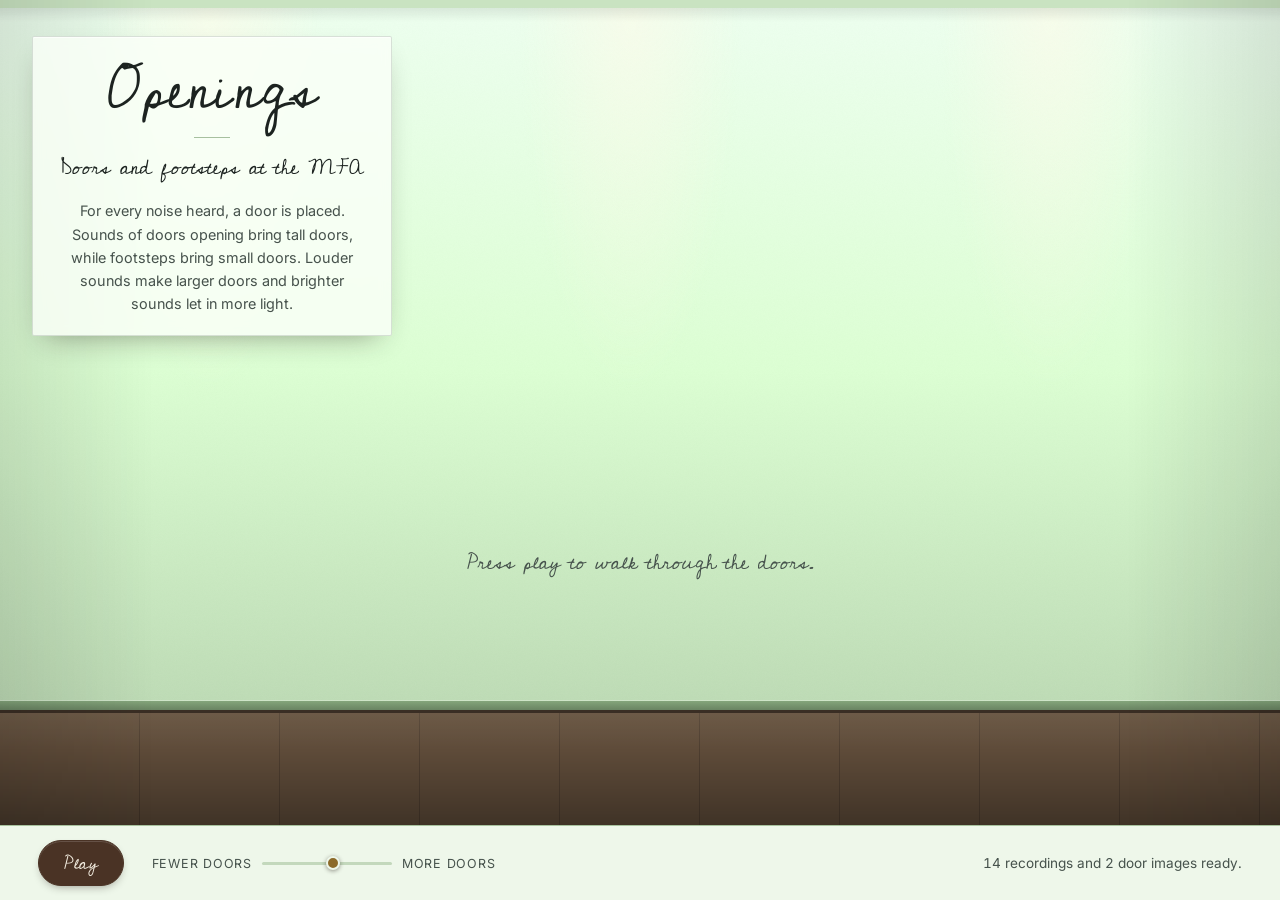
<file: openings/index.html>
<!DOCTYPE html>
<html lang="en">
<head>
  <meta charset="utf-8">
  <meta name="viewport" content="width=device-width, initial-scale=1, viewport-fit=cover">
  <title>Openings</title>
  <link rel="preconnect" href="https://fonts.googleapis.com">
  <link rel="preconnect" href="https://fonts.gstatic.com" crossorigin>
  <link href="https://fonts.googleapis.com/css2?family=Cedarville+Cursive&family=Inter:ital,opsz,wght@0,14..32,100..900;1,14..32,100..900&display=swap" rel="stylesheet">
  <link rel="stylesheet" href="style.css">
  <script src="script.js" defer></script>
</head>
<body>

  <!-- room -->
  <main class="room">
    <section class="stage" id="stage" aria-label="Doors built from sound">
      <div class="track" id="track">
        <div class="doors" id="doorsLayer"></div>
        <div class="playhead" id="playhead" hidden></div>
        <div class="floor"></div>
      </div>
    </section>

    <!-- wall text like a museum label -->
    <div class="wall-text">
      <h1>Openings</h1>
      <p class="credit">Doors and footsteps at the MFA</p>
      <p class="key">For every noise heard, a door is placed. Sounds of doors opening bring tall doors, while footsteps bring small doors. Louder sounds make larger doors and brighter sounds let in more light.
      </p>
    </div>

    <p class="empty" id="emptyMessage">Loading images and sounds.</p>
  </main>

  <!-- controls -->
  <footer class="controls">
    <button class="button button--primary" id="playButton" type="button" disabled>Loading</button>
    <label class="slider">
      Fewer doors
      <input id="sensitivitySlider" type="range" min="0" max="100" value="55" aria-label="Sensitivity">
      More doors
    </label>
    <p class="status" id="statusText" aria-live="polite"></p>
  </footer>

</body>
</html>
</file>
<file: openings/style.css>
/* color tokens */
   :root {
    --wall: #ddffd4;
    --wall-top: #eefff0;          /* walls are lighter near the ceiling lights */
    --wall-bottom: #b4cfac;       /* and a little darker near the floor */
    --lamp: rgba(255, 250, 232, 0.55);   /* pools of gallery light on the wall */
    --ceiling: #c9e3c1;           /* crown molding along the top of the wall */
    --baseboard: #84a57b;
    --floor: #5E4B39;
    --floor-line: #3A2E24;
    --plank-seam: rgba(0, 0, 0, 0.18);
    --door: #4A3325;
    --brass: #8C6A2A;
    --shadow: rgba(30, 22, 15, 0.45);
    --ink: #1C2320;
    --ink-soft: #46524C;
    --card: rgba(250, 255, 248, 0.82);   /* the wall label */
    --card-edge: rgba(70, 82, 76, 0.18);
    --bar: #eef7ea;
    --bar-edge: #a8c29e;
    --track-groove: #c3d8bc;      /* slider rail */
    --on-door: #F5EFE2;
    --floor-height: 14%;
  
    box-sizing: border-box;
    padding-top: env(safe-area-inset-top, 0px);
    padding-bottom: env(safe-area-inset-bottom, 0px);
    background: var(--wall);
  }
  
  /* Dark mode colors to show the museum after hours */
  @media (prefers-color-scheme: dark) {
    :root:not([data-theme="light"]) {
      --wall: #1D2B22; --wall-top: #26382C; --wall-bottom: #141E17;
      --lamp: rgba(255, 220, 160, 0.10); --ceiling: #2E4234; --baseboard: #2B3B30;
      --floor: #120E0B; --floor-line: #3D3128; --plank-seam: rgba(255, 255, 255, 0.04);
      --door: #6E4C38; --brass: #D4AC5A; --shadow: rgba(0, 0, 0, 0.6);
      --ink: #E8EFE4; --ink-soft: #A3B5A6;
      --card: rgba(22, 32, 26, 0.82); --card-edge: rgba(200, 230, 200, 0.12);
      --bar: #121A15; --bar-edge: #2F3F33; --track-groove: #2F3F33;
    }
  }
  :root[data-theme="dark"] {
    --wall: #1D2B22; --wall-top: #26382C; --wall-bottom: #141E17;
    --lamp: rgba(255, 220, 160, 0.10); --ceiling: #2E4234; --baseboard: #2B3B30;
    --floor: #120E0B; --floor-line: #3D3128; --plank-seam: rgba(255, 255, 255, 0.04);
    --door: #6E4C38; --brass: #D4AC5A; --shadow: rgba(0, 0, 0, 0.6);
    --ink: #E8EFE4; --ink-soft: #A3B5A6;
    --card: rgba(22, 32, 26, 0.82); --card-edge: rgba(200, 230, 200, 0.12);
    --bar: #121A15; --bar-edge: #2F3F33; --track-groove: #2F3F33;
  }
  
  *, *::before, *::after { box-sizing: border-box; }
  
  html { height: 100%; scroll-padding-top: env(safe-area-inset-top, 0px); }
  
  body {
    height: 100%;
    margin: 0;
    display: flex;
    flex-direction: column;
    background: var(--wall);
    color: var(--ink);
    font-family: "Inter", sans-serif;
    -webkit-font-smoothing: antialiased;
  }
  
  /* room */
  /* the wall is lighter at the top, darker towards the floor */
  .room {
    position: relative; flex: 1; min-height: 0; overflow: hidden;
    background: linear-gradient(to bottom, var(--wall-top), var(--wall) 45%, var(--wall-bottom));
  }
  
  /* a plaster grain over the whole wall */
  .room::before {
    content: "";
    position: absolute; inset: 0; z-index: 0; pointer-events: none;
    opacity: 0.35; mix-blend-mode: multiply;
    background-image: url("data:image/svg+xml,%3Csvg xmlns='http://www.w3.org/2000/svg' width='160' height='160'%3E%3Cfilter id='n'%3E%3CfeTurbulence type='fractalNoise' baseFrequency='0.9' numOctaves='2' stitchTiles='stitch'/%3E%3CfeColorMatrix values='0 0 0 0 0.45 0 0 0 0 0.55 0 0 0 0 0.45 0 0 0 0.12 0'/%3E%3C/filter%3E%3Crect width='100%25' height='100%25' filter='url(%23n)'/%3E%3C/svg%3E");
  }
  
  /* darkening at the left and right edges */
  .room::after {
    content: "";
    position: absolute; inset: 0; z-index: 3; pointer-events: none;
    background:
      linear-gradient(to right, rgba(0, 0, 0, 0.10), transparent 12%, transparent 88%, rgba(0, 0, 0, 0.10)),
      /* shadowed ledge at the top */
      linear-gradient(to bottom, var(--ceiling) 0 8px, rgba(0, 0, 0, 0.08) 8px 9px, transparent 22px);
  }
  
  /* the stage scrolls sideways; the track inside it gets wider over time */
  .stage { position: absolute; inset: 0; z-index: 1; overflow-x: auto; overflow-y: hidden; scrollbar-width: thin; scrollbar-color: var(--baseboard) transparent; }
  .track { position: relative; height: 100%; min-width: 100%; will-change: transform; }
  
  /* light from ceiling track lights, every 420px, moving with the room */
  .track::before {
    content: "";
    position: absolute; left: 0; right: 0; top: 0; bottom: var(--floor-height);
    background: radial-gradient(ellipse 160px 80% at 50% 0%, var(--lamp), transparent 70%);
    background-size: 420px 100%;
    background-repeat: repeat-x;
    pointer-events: none;
  }
  
  /* doors are placed on top of the floor */
  .doors { position: absolute; left: 0; right: 0; top: 0; bottom: var(--floor-height); z-index: 1; }
  
  /* wood floor */
  .floor {
    position: absolute; left: 0; right: 0; bottom: 0;
    height: var(--floor-height);
    background:
      linear-gradient(var(--floor-line) 0 3px, transparent 3px),
      linear-gradient(to bottom, rgba(255, 240, 210, 0.10), transparent 35%, rgba(0, 0, 0, 0.32)),
      repeating-linear-gradient(90deg, transparent 0 139px, var(--plank-seam) 139px 140px),
      var(--floor);
  }
  
  /* baseboard along the bottom of the wall, above the floor */
  .floor::before {
    content: "";
    position: absolute; left: 0; right: 0; bottom: 100%;
    height: 10px;
    background: linear-gradient(to bottom, rgba(255, 255, 255, 0.25) 0 1px, var(--baseboard) 1px, color-mix(in srgb, var(--baseboard) 80%, black));
  }
  
  /* playhead */
  .playhead {
    position: absolute; top: 12%; bottom: var(--floor-height); left: 0;
    width: 2px; margin-left: -1px;
    background: linear-gradient(to bottom, transparent, var(--brass) 30%);
    opacity: 0.8;
  }
  .playhead::after {
    content: "";
    position: absolute; bottom: -4px; left: -3px;
    width: 8px; height: 8px; border-radius: 50%;
    background: var(--brass);
    box-shadow: 0 0 0 4px color-mix(in srgb, var(--brass) 25%, transparent);
    animation: pulse 1.6s ease-in-out infinite;
  }
  @keyframes pulse {
    50% { box-shadow: 0 0 0 7px color-mix(in srgb, var(--brass) 0%, transparent); }
  }
  
  /* wall text */
  .wall-text {
    position: absolute; z-index: 4; pointer-events: none;
    top: clamp(20px, 4vh, 40px); left: clamp(12px, 3vw, 32px);
    max-width: 36ch;
    padding: 18px 24px 20px;
    background: var(--card);
    backdrop-filter: blur(6px);
    -webkit-backdrop-filter: blur(6px);
    border: 1px solid var(--card-edge);
    border-radius: 2px;
    box-shadow: 0 1px 0 rgba(255, 255, 255, 0.6) inset, 0 12px 28px -14px var(--shadow);
    text-align: center;
  }
  .wall-text h1 {
    margin: 0 0 0.2em;
    font-family: "Cedarville Cursive", cursive;
    font-weight: 400; font-size: clamp(2rem, 5vw, 3.6rem);
    line-height: 1.25; letter-spacing: normal;
    margin-bottom: 10px;
  }
  /* small horizontal line between the title and the credit */
  .wall-text .credit::before {
    content: "";
    display: block;
    width: 36px; height: 1px; margin: 0 auto 10px;
    background: var(--baseboard);
    opacity: 0.7;
  }
  .wall-text .credit { margin: 0 0 0.6em; font-weight: 500; font-size: 1.3rem; font-family: "Cedarville Cursive", cursive; }
  .wall-text .key { margin: 0; color: var(--ink-soft); font-size: 0.9rem; line-height: 1.6; text-wrap: pretty; }
  
  /* credit and key fade out and fold away and only the title stays */
  .wall-text h1 { transition: margin 1s ease; }
  .wall-text .credit, .wall-text .key {
    max-height: 20em;
    overflow: hidden;
    transition: opacity 1s ease, max-height 1s ease, margin 1s ease;
  }
  .wall-text.is-quiet h1 { margin-bottom: 0; }
  .wall-text.is-quiet .credit, .wall-text.is-quiet .key {
    opacity: 0;
    max-height: 0;
    margin: 0;
  }
  
  /* the waiting message pulses until Play is pressed */
  .empty {
    position: absolute; z-index: 2; left: 50%; bottom: calc(var(--floor-height) + 16%);
    transform: translateX(-50%);
    margin: 0; max-width: 32ch; text-align: center; line-height: 1.5; color: var(--ink-soft);
    font-weight: 400; font-size: 1.3rem;
    font-family: "Cedarville Cursive", cursive;
    animation: breathe 3.2s ease-in-out infinite;
  }
  @keyframes breathe { 50% { opacity: 0.5; } }
  
  /* doors */
  .door {
    position: absolute; bottom: 0;
    padding: 0; margin: 0; border: 0; background: none;
    cursor: pointer;
    perspective: 600px;            /* gives the swing 3D depth */
    --angle: 0;                    /* how far the door is open, in degrees (set by JS) */
    --swing: 800ms;                /* how long the swing takes (set by JS) */
    --door-height: 100px;          /* used to size the glow (set by JS) */
    animation: door-appear 260ms ease-out;
  }
  /* doors rise gently into place */
  @keyframes door-appear {
    from { opacity: 0; transform: translateY(6px); }
    to   { opacity: 1; transform: none; }
  }
  
  /* shadow where the door touches the floor */
  .door::before {
    content: "";
    position: absolute; left: -14%; right: -14%; bottom: -5px;
    height: 12px;
    background: radial-gradient(ellipse at center, var(--shadow), transparent 70%);
    z-index: -1;
    pointer-events: none;
  }
  
  /* the door image swing on their left edge */
  .door__image {
    position: absolute; inset: 0;
    width: 100%; height: 100%;
    object-fit: contain;
    transform-origin: left center;
    transform: rotateY(calc(var(--angle) * -1deg));
    transition: transform var(--swing) cubic-bezier(.25, .6, .2, 1), filter 200ms ease;
    will-change: transform;
  }
  
  /* the light behind a big door. revealed when it swings open */
  .door__light {
    position: absolute; inset: 0;
    background: radial-gradient(ellipse at 50% 35%, #FFFDF6 0%, var(--light, #E9C47A) 75%);
    box-shadow: 0 0 calc(var(--door-height) * 0.22) var(--light-glow, transparent);
    opacity: 0;
    transition: opacity var(--swing) ease;
    will-change: opacity;
  }
  .door.is-open .door__light { opacity: 1; }
  
  /* light on the floor in front of an open door */
  .door--big::after {
    content: "";
    position: absolute; top: 100%; left: 0; right: 0;
    height: calc(var(--door-height) * 0.3);
    background: linear-gradient(to bottom, var(--light-glow, transparent), transparent);
    clip-path: polygon(0 0, 100% 0, 140% 100%, -40% 100%);
    opacity: 0;
    transition: opacity var(--swing) ease;
    pointer-events: none;
  }
  .door--big.is-open::after { opacity: 1; }
  
  /* fallback if an image fails to load */
  .door--plain { background: var(--door); }
  
  .door:hover .door__image { filter: brightness(1.1) drop-shadow(0 0 6px var(--light-glow, transparent)); }
  .door:focus-visible { outline: 2px solid var(--brass); outline-offset: 5px; }
  
  /* controls */
  .controls {
    position: relative;
    display: flex; flex-wrap: wrap; align-items: center; gap: 12px 28px;
    padding: 14px clamp(16px, 3vw, 40px);
    background: var(--bar);
    border-top: 1px solid var(--bar-edge);
    box-shadow: 0 -10px 24px -18px var(--shadow);
  }
  .button {
    font: inherit; font-size: 1.1rem; font-weight: 500;
    padding: 0.3em 1.4em; border-radius: 999px;
    border: 1px solid var(--ink-soft); background: transparent; color: var(--ink);
    cursor: pointer;
    transition: background-color 150ms ease, transform 150ms ease, box-shadow 150ms ease;
  }
  .button--primary {
    background: var(--door); border-color: var(--door); color: var(--on-door); min-width: .5em;
    font-family: "Cedarville Cursive", cursive;
    box-shadow: 0 1px 0 rgba(255, 255, 255, 0.15) inset, 0 4px 10px -4px var(--shadow);
  }
  .button--primary:not(:disabled):hover {
    background: color-mix(in srgb, var(--door) 85%, white);
    box-shadow: 0 1px 0 rgba(255, 255, 255, 0.15) inset, 0 6px 14px -4px var(--shadow);
  }
  .button:not(:disabled):active { transform: scale(0.97); }
  .button:disabled { opacity: 0.5; cursor: default; }
  .button:focus-visible, .slider input:focus-visible { outline: 2px solid var(--brass); outline-offset: 3px; }
  
  .slider { display: flex; align-items: center; gap: 10px; font-size: 0.78rem; letter-spacing: 0.06em; text-transform: uppercase; color: var(--ink-soft); }
  
  /* custom slider */
  .slider input {
    -webkit-appearance: none; appearance: none;
    width: 130px; height: 18px; margin: 0;
    background: transparent; cursor: pointer;
  }
  .slider input::-webkit-slider-runnable-track { height: 3px; border-radius: 3px; background: var(--track-groove); }
  .slider input::-moz-range-track { height: 3px; border-radius: 3px; background: var(--track-groove); }
  .slider input::-webkit-slider-thumb {
    -webkit-appearance: none; appearance: none;
    width: 14px; height: 14px; margin-top: -5.5px; border-radius: 50%;
    background: var(--brass); border: 2px solid var(--bar);
    box-shadow: 0 1px 4px var(--shadow);
  }
  .slider input::-moz-range-thumb {
    width: 14px; height: 14px; border-radius: 50%;
    background: var(--brass); border: 2px solid var(--bar);
    box-shadow: 0 1px 4px var(--shadow);
  }
  
  .status {
    flex: 1 1 260px; margin: 0;
    font-size: 0.85rem; color: var(--ink-soft);
    font-variant-numeric: tabular-nums;   /* the door count doesn't wiggle as it changes */
    text-align: right;
  }
  
  /* small screen responsiveness */
  @media (max-width: 640px) {
    .wall-text .key { display: none; }
    .status { text-align: left; }
  }
  @media (prefers-reduced-motion: reduce) {
    .door, .door__image, .door__light, .door--big::after { animation: none; transition: none !important; }
    .empty, .playhead::after { animation: none; }
  }
</file>
